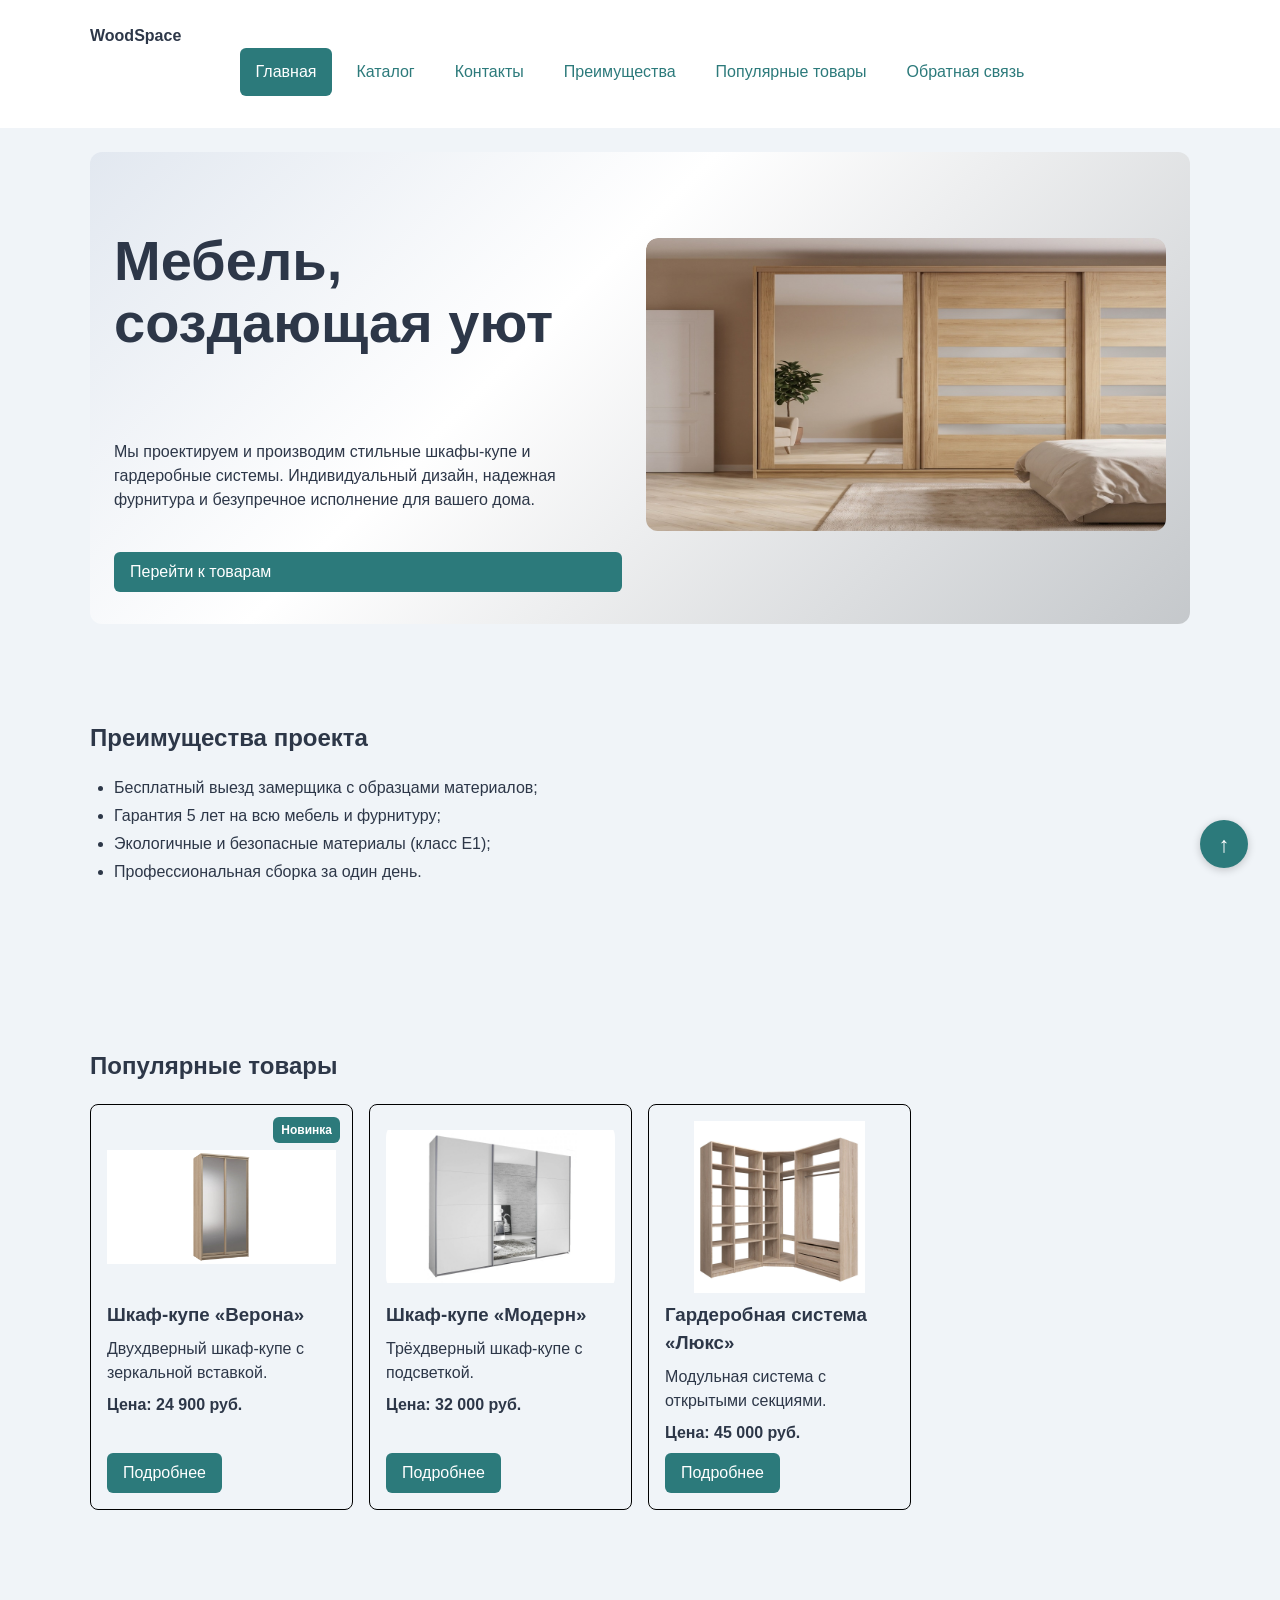
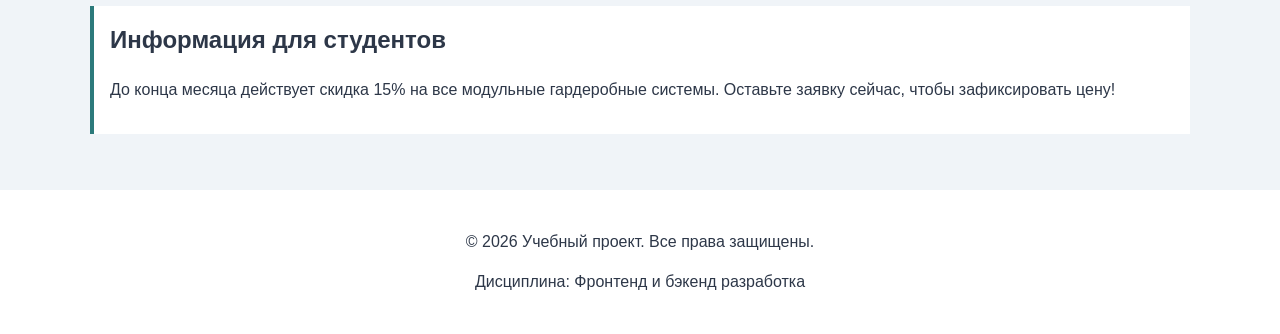
<file: index.html>
<!DOCTYPE html>
<html lang="ru">
<head>
  <meta charset="UTF-8">
  <meta name="viewport" content="width=device-width, initial-scale=1.0">
  <title>WoodSpace</title>
  <link rel="stylesheet" href="css/style.css">
  <link rel="stylesheet" href="css/responsive.css">
  <script src="js/modal.js" defer></script>
  <meta property="og:type" content="website">
  <meta property="og:title" content="WoodSpace">
  <meta property="og:description" content="WoodSpace - магазин фурнитуры.">
  <meta property="og:image" content="https://kyarlykov.github.io/kr1-html-css-shop/images/preview.jpg">
  <script src="js/data.js" defer></script>
  <script src="js/validation.js" defer></script>
  <script src="js/main.js" defer></script>

</head>
<body>
  <a class="skip-link" href="#main">Перейти к основному содержимому</a>
  <header class="site-header">
    <div class="site-header__inner">
      <a class="site-header__logo" href="index.html">WoodSpace</a>

      <nav class="site-nav" aria-label="Основная навигация">
        <ul class="site-nav__list">
          <li class="site-nav__item">
            <a class="site-nav__link site-nav__link--active" href="index.html" aria-current="page">Главная</a>
          </li>
          <li class="site-nav__item">
            <a class="site-nav__link" href="catalog.html">Каталог</a>
          </li>
          <li class="site-nav__item">
            <a class="site-nav__link" href="contacts.html">Контакты</a>
          </li>
          <li class="site-nav__item">
            <a class="site-nav__link" href="index.html#advantages">Преимущества</a>
          </li>
          <li class="site-nav__item">
            <a class="site-nav__link" href="index.html#popular">Популярные товары</a>
          </li>
          <li class="site-nav__item">
            <a class="site-nav__link" href="index.html#contacts">Обратная связь</a>
          </li>
        </ul>
      </nav>
    </div>
  </header>

  <main id="main" class="page-main">
    <section class="hero">
      <div class="hero__content">
        <h1 class="hero__title">Мебель, создающая уют</h1>
        <p>
          Мы проектируем и производим стильные шкафы-купе и гардеробные системы. 
          Индивидуальный дизайн, надежная фурнитура и безупречное исполнение для вашего дома.
        </p>
        <a class="button button--primary" href="#popular">Перейти к товарам</a>
      </div>

      <div class="hero__carousel">
        <picture class="hero__slide">
          <source media="(min-width: 1024px)" srcset="images/hero-desktop.jpg">
          <source media="(min-width: 768px)" srcset="images/hero-tablet.jpg">
          <img src="images/hero-mobile.jpg" alt="Шкаф-купе из светлого дерева">
        </picture>

        <picture class="hero__slide">
          <source media="(min-width: 1024px)" srcset="images/hero-desktop2.jpg">
          <source media="(min-width: 768px)" srcset="images/hero-tablet2.jpg">
          <img src="images/hero-mobile2.jpg" alt="Шкаф-купе с матовыми вставками">
        </picture>
      </div>
    </section>

    <section class="section" id="advantages">
      <h2 class="section__title">Преимущества проекта</h2>

      <ul class="advantages">
        <li class="advantages__item">Бесплатный выезд замерщика с образцами материалов;</li>
        <li class="advantages__item">Гарантия 5 лет на всю мебель и фурнитуру;</li>
        <li class="advantages__item">Экологичные и безопасные материалы (класс E1);</li>
        <li class="advantages__item">Профессиональная сборка за один день.</li>
      </ul>
    </section>

    <section class="section" id="popular">
      <h2 class="section__title">Популярные товары</h2>
      <div class="products-grid">
        <article class="product-card product-card--featured">
          <span class="product-card__badge">Новинка</span>
          <img class="product-card__image" src="images/wardrobe-verona.jpg" alt="Шкаф-купе «Верона»" loading="lazy">
          <h3 class="product-card__title">Шкаф-купе «Верона»</h3>
          <p class="product-card__description">Двухдверный шкаф-купе с зеркальной вставкой.</p>
          <p class="product-card__price">Цена: 24 900 руб.</p>
          <a class="button button--primary product-card__button" href="product.html?id=1">Подробнее</a>
        </article>

        <article class="product-card">
          <img class="product-card__image" src="images/wardrobe-modern.jpg" alt="Шкаф-купе «Модерн»" loading="lazy">
          <h3 class="product-card__title">Шкаф-купе «Модерн»</h3>
          <p class="product-card__description">Трёхдверный шкаф-купе с подсветкой.</p>
          <p class="product-card__price">Цена: 32 000 руб.</p>
          <a class="button button--primary product-card__button" href="product.html?id=3">Подробнее</a>
        </article>

        <article class="product-card">
          <img class="product-card__image" src="images/wardrobe-lux.jpg" alt="Гардеробная система «Люкс»" loading="lazy">
          <h3 class="product-card__title">Гардеробная система «Люкс»</h3>
          <p class="product-card__description">Модульная система с открытыми секциями.</p>
          <p class="product-card__price">Цена: 45 000 руб.</p>
          <a class="button button--primary product-card__button" href="product.html?id=5">Подробнее</a>
        </article>
      </div>
    </section>

    <aside class="info-note">
      <h2 class="info-note__title">Информация для студентов</h2>
      <p>
        До конца месяца действует скидка 15% на все модульные гардеробные системы. 
        Оставьте заявку сейчас, чтобы зафиксировать цену!
      </p>
    </aside>
  </main>

  <footer class="site-footer" id="contacts">
    <p>&copy; 2026 Учебный проект. Все права защищены.</p>
    <p>Дисциплина: Фронтенд и бэкенд разработка</p>
  </footer>

  <dialog class="order-dialog" id="order-dialog" aria-labelledby="order-dialog-title">
    <h2 class="order-dialog__title" id="order-dialog-title">Оформление заявки</h2>

    <form class="order-form" id="order-form" action="#" method="post" novalidate>
      <input id="selected-product" name="selected-product" type="hidden">

      <div class="order-form__field">
        <label class="order-form__label" for="order-name">Имя</label>
        <input
          class="order-form__input"
          id="order-name"
          name="name"
          type="text"
          placeholder="Введите ваше имя"
          minlength="2"
          autocomplete="given-name"
          required
        >
      </div>

      <div class="order-form__field">
        <label class="order-form__label" for="order-email">E-mail</label>
        <input
          class="order-form__input"
          id="order-email"
          name="email"
          type="email"
          placeholder="example@mail.ru"
          autocomplete="email"
          required
        >
      </div>

      <div class="order-form__field">
        <label class="order-form__label" for="order-phone">Телефон</label>
        <input
          class="order-form__input"
          id="order-phone"
          name="phone"
          type="tel"
          inputmode="tel"
          placeholder="+7 (900) 000-00-00"
          pattern="^\+7 \(\d{3}\) \d{3}-\d{2}-\d{2}$"
          required
          aria-describedby="phone-hint" 
        >
        <small class="order-form__hint" id="phone-hint">Формат: +7 (900) 000-00-00</small>
      </div>

      <div class="order-form__field">
        <label class="order-form__label" for="order-date">Дата связи</label>
        <input
          class="order-form__input"
          id="order-date"
          name="date"
          type="date"
        >
      </div>

      <div class="order-form__field">
        <label class="order-form__label" for="order-topic">Тема заявки</label>
        <select class="order-form__select" id="order-topic" name="topic" required>
          <option value="">Выберите тему</option>
          <option value="product">Заказ товара</option>
          <option value="consultation">Консультация</option>
          <option value="delivery">Доставка</option>
        </select>
      </div>

      <div class="order-form__field">
        <label class="order-form__label" for="order-comment">Комментарий</label>
        <textarea
          class="order-form__textarea"
          id="order-comment"
          name="comment"
          rows="4"
          placeholder="Укажите дополнительную информацию"
        ></textarea>
      </div>

      <div class="order-form__field order-form__field--checkbox">
        <label class="order-form__label">
          <input
            class="order-form__checkbox"
            id="order-agreement"
            name="agreement"
            type="checkbox"
            required
          >
          Я согласен на обработку данных
        </label>
      </div>

      <div class="order-form__actions">
        <button class="button button--secondary" type="button" id="close-order-dialog">
          Закрыть
        </button>
        <button class="button button--primary" type="submit">
          Отправить заявку
        </button>
      </div>
    </form>
  </dialog>

  <p class="success-message" id="success-message" hidden>
    Форма успешно отправлена!
  </p>
  <a class="to-top" href="#" aria-label="Наверх">↑</a>
</body>
</html>
</file>
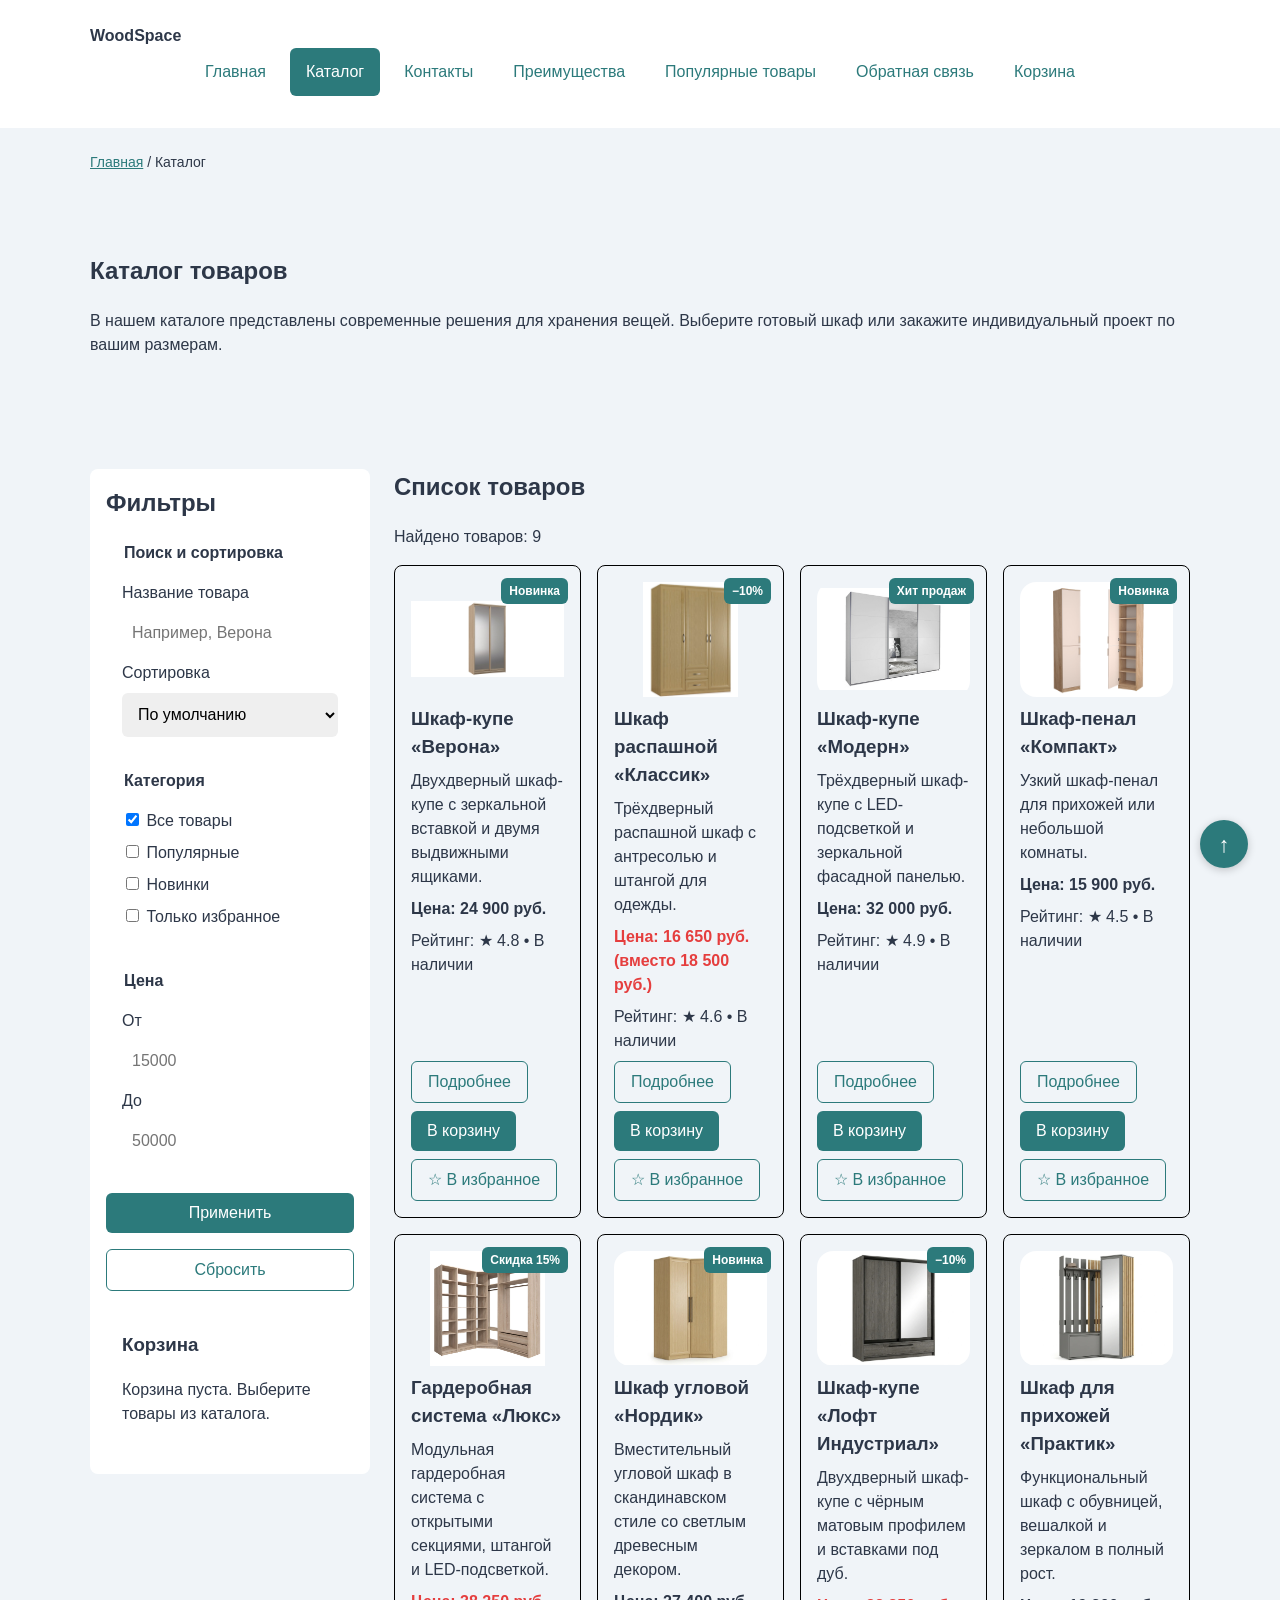
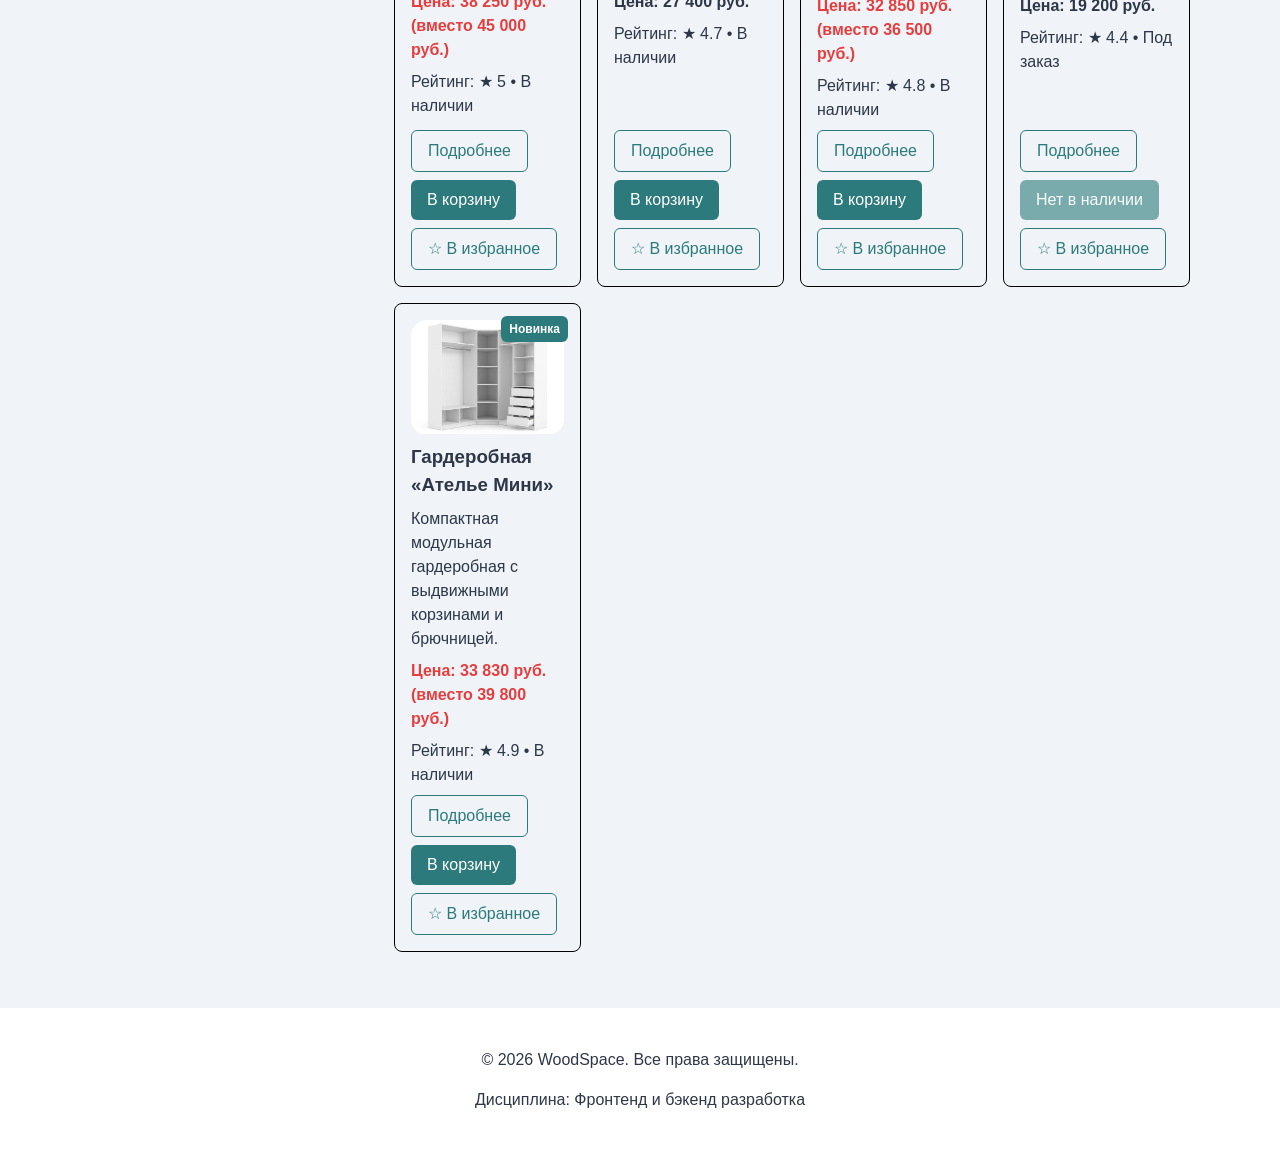
<file: catalog.html>
<!DOCTYPE html>
<html lang="ru">
<head>
  <meta charset="UTF-8">
  <meta name="viewport" content="width=device-width, initial-scale=1.0">
  <meta name="description" content="Каталог товаров магазина мебели WoodSpace.">
  <title>Каталог товаров — WoodSpace</title>
  <link rel="stylesheet" href="css/style.css">
  <link rel="stylesheet" href="css/responsive.css">
  <script src="js/data.js" defer></script>
  <script src="js/catalog.js" defer></script>
  <script src="js/main.js" defer></script>
  <meta property="og:type" content="website">
  <meta property="og:title" content="Каталог товаров — WoodSpace">
  <meta property="og:description" content="Современные шкафы-купе и гардеробные системы.">
  <meta property="og:image" content="https://kyarlykov.github.io/kr1-html-css-shop/images/preview.jpg">
</head>
<body>
  <a class="skip-link" href="#main">Перейти к основному содержимому</a>
  <header class="site-header">
    <div class="site-header__inner">
      <a class="site-header__logo" href="index.html">WoodSpace</a>

      <nav class="site-nav" aria-label="Основная навигация">
        <ul class="site-nav__list">
          <li class="site-nav__item">
            <a class="site-nav__link" href="index.html">Главная</a>
          </li>
          <li class="site-nav__item">
            <a class="site-nav__link site-nav__link--active" href="catalog.html" aria-current="page">Каталог</a>
          </li>
          <li class="site-nav__item">
            <a class="site-nav__link" href="contacts.html">Контакты</a>
          </li>
          <li class="site-nav__item">
            <a class="site-nav__link" href="index.html#advantages">Преимущества</a>
          </li>
          <li class="site-nav__item">
            <a class="site-nav__link" href="index.html#popular">Популярные товары</a>
          </li>
          <li class="site-nav__item">
            <a class="site-nav__link" href="index.html#contacts">Обратная связь</a>
          </li>
        </ul>
      </nav>
    </div>
  </header>

  <main id="main" class="page-main">
    <nav class="breadcrumbs" aria-label="Хлебные крошки">
      <a class="breadcrumbs__link" href="index.html">Главная</a>
      <span class="breadcrumbs__current">Каталог</span>
    </nav>

    <section class="section">
      <h1 class="section__title">Каталог товаров</h1>
      <p>
        В нашем каталоге представлены современные решения для хранения вещей.
        Выберите готовый шкаф или закажите индивидуальный проект по вашим размерам.
      </p>
    </section>

    <section class="catalog-layout">
      <aside class="catalog-filters">
        <h2 class="catalog-filters__title">Фильтры</h2>

        <form class="catalog-filters__form" id="catalog-filters-form" action="#" method="get">
          <fieldset class="catalog-filters__group">
            <legend class="catalog-filters__legend">Поиск и сортировка</legend>

            <label class="catalog-filters__label" for="catalog-search">Название товара</label>
            <input
              class="catalog-filters__input"
              id="catalog-search"
              name="search"
              type="search"
              placeholder="Например, Верона"
            >

            <label class="catalog-filters__label" for="sort-select" style="margin-top: 8px;">Сортировка</label>
            <select class="order-form__select" id="sort-select" name="sort">
              <option value="default">По умолчанию</option>
              <option value="price-asc">Сначала дешевле</option>
              <option value="price-desc">Сначала дороже</option>
              <option value="title-asc">По названию (А–Я)</option>
            </select>
          </fieldset>

          <fieldset class="catalog-filters__group">
            <legend class="catalog-filters__legend">Категория</legend>

            <label class="catalog-filters__label">
              <input class="catalog-filters__checkbox" type="checkbox" name="category" value="all" checked>
              Все товары
            </label>

            <label class="catalog-filters__label">
              <input class="catalog-filters__checkbox" type="checkbox" name="category" value="popular">
              Популярные
            </label>

            <label class="catalog-filters__label">
              <input class="catalog-filters__checkbox" type="checkbox" name="category" value="new">
              Новинки
            </label>

            <label class="catalog-filters__label">
              <input class="catalog-filters__checkbox" id="only-favorites" type="checkbox" name="favorites">
              Только избранное
            </label>
          </fieldset>

          <fieldset class="catalog-filters__group">
            <legend class="catalog-filters__legend">Цена</legend>

            <label class="catalog-filters__label" for="price-from">От</label>
            <input class="catalog-filters__input" id="price-from" name="price-from" type="number" min="0" placeholder="15000">

            <label class="catalog-filters__label" for="price-to" style="margin-top: 8px;">До</label>
            <input class="catalog-filters__input" id="price-to" name="price-to" type="number" min="0" placeholder="50000">
          </fieldset>

          <button class="button button--primary" type="submit">Применить</button>
          <button class="button button--secondary" type="button" id="reset-filters">Сбросить</button>
        </form>

        <div class="catalog-filters__group" id="sidebar-cart" style="margin-top: 24px;">
          <h3 class="catalog-filters__legend" style="margin-top: 0;">Корзина</h3>
          <p data-sidebar-cart-empty>Корзина пуста. Выберите товары из каталога.</p>
          <div data-sidebar-cart-list></div>

          <div data-sidebar-cart-summary hidden style="margin-top: 12px;">
            <form id="promo-form" style="display: grid; gap: 8px; margin-bottom: 12px;">
              <label class="catalog-filters__label" for="promo-input" style="margin-bottom: 0;">Промокод (WOOD15)</label>
              <input class="catalog-filters__input" id="promo-input" type="text" placeholder="WOOD15">
              <button class="button button--secondary" type="submit">Применить промокод</button>
            </form>
            <p id="promo-message" aria-live="polite" style="font-size: 14px;"></p>

            <p style="margin: 4px 0;">Товаров: <strong data-sidebar-cart-count>0</strong></p>
            <p style="margin: 4px 0;">Скидка: <strong data-sidebar-cart-discount>0 руб.</strong></p>
            <p style="margin: 8px 0;">Итого: <strong data-sidebar-cart-total>0 руб.</strong></p>

            <a class="button button--primary" href="order.html" style="width: 100%; text-align: center;">Оформить заказ</a>
          </div>
        </div>
      </aside>

      <section class="catalog-layout__products">
        <h2 class="section__title">Список товаров</h2>
        <p class="catalog-count" aria-live="polite"></p>
        <p class="success-message catalog-notice" id="catalog-notice" hidden aria-live="polite"></p>

        <div class="products-grid" data-products-container></div>

        <div class="info-note catalog-empty" hidden>
          <h3 class="info-note__title">Товары не найдены</h3>
          <p>По выбранным фильтрам ничего не найдено. Попробуйте изменить диапазон цен или сбросить фильтры.</p>
        </div>
      </section>
    </section>
  </main>

  <footer class="site-footer">
    <p>&copy; 2026 WoodSpace. Все права защищены.</p>
    <p>Дисциплина: Фронтенд и бэкенд разработка</p>
  </footer>
  <a class="to-top" href="#" aria-label="Наверх">↑</a>
</body>
</html>
</file>
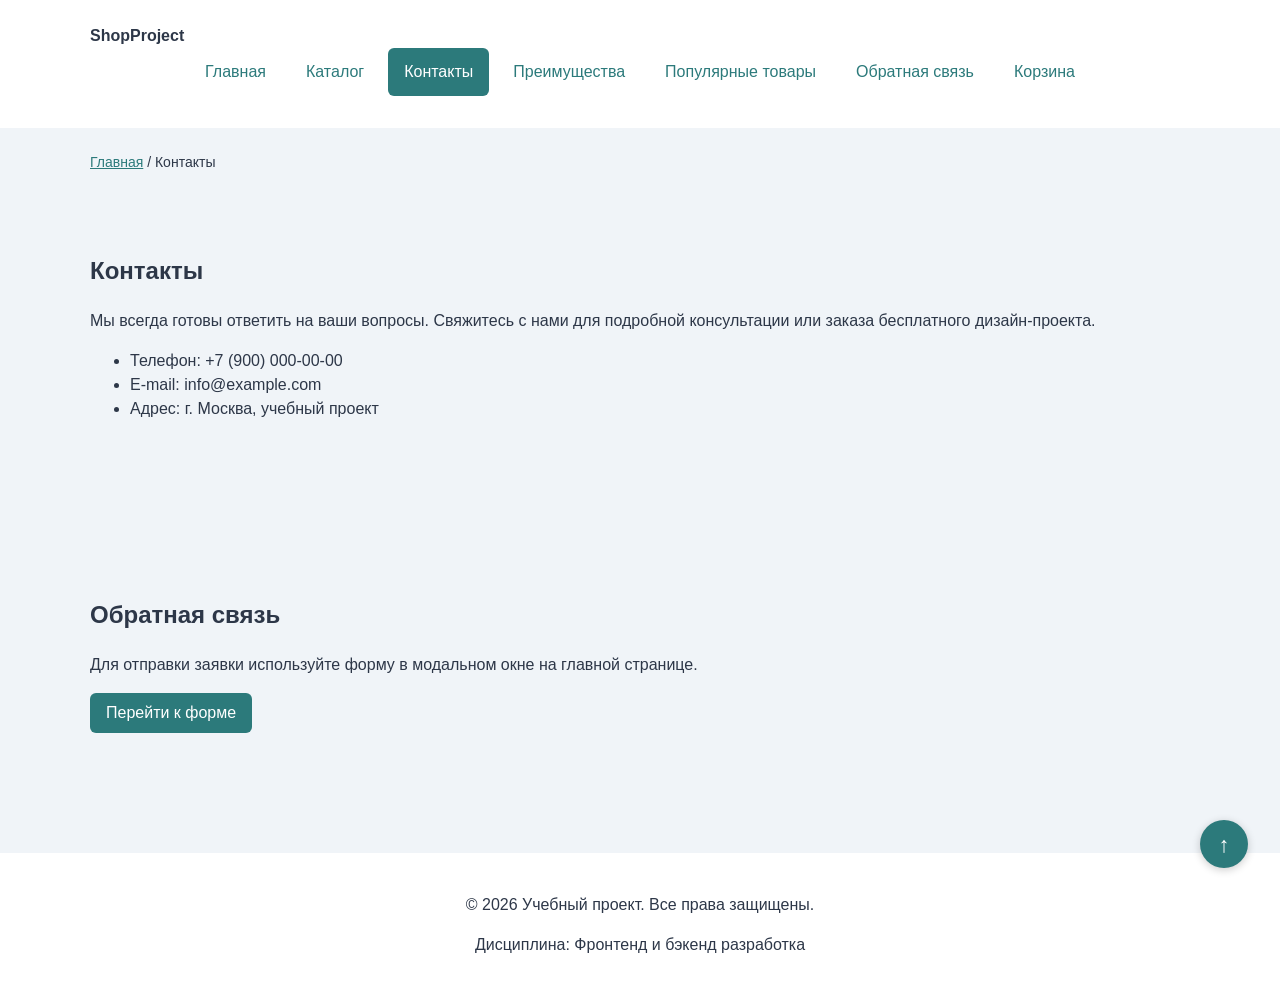
<file: contacts.html>
<!DOCTYPE html>
<html lang="ru">
<head>
  <meta charset="UTF-8">
  <meta name="viewport" content="width=device-width, initial-scale=1.0">
  <meta name="description" content="Контактная информация учебного интернет-магазина.">
  <title>WoodSpace</title>
  <link rel="stylesheet" href="css/style.css">
  <link rel="stylesheet" href="css/responsive.css">
  <meta property="og:type" content="website">
  <meta property="og:title" content="WoodSpace">
  <meta property="og:description" content="WoodSpace - магазин фурнитуры.">
  <meta property="og:image" content="https://kyarlykov.github.io/kr1-html-css-shop/images/preview.jpg">
  <script src="js/data.js" defer></script>
  <script src="js/main.js" defer></script>
</head>
<body>
  <a class="skip-link" href="#main">Перейти к основному содержимому</a>
  <header class="site-header">
    <div class="site-header__inner">
      <a class="site-header__logo" href="index.html">ShopProject</a>

      <nav class="site-nav" aria-label="Основная навигация">
        <ul class="site-nav__list">
          <li class="site-nav__item">
            <a class="site-nav__link" href="index.html">Главная</a>
          </li>
          <li class="site-nav__item">
            <a class="site-nav__link" href="catalog.html">Каталог</a>
          </li>
          <li class="site-nav__item">
            <a class="site-nav__link site-nav__link--active" href="contacts.html" aria-current="page">Контакты</a>
          </li>
          <li class="site-nav__item">
            <a class="site-nav__link" href="index.html#advantages">Преимущества</a>
          </li>
          <li class="site-nav__item">
            <a class="site-nav__link" href="index.html#popular">Популярные товары</a>
          </li>
          <li class="site-nav__item">
            <a class="site-nav__link" href="index.html#contacts">Обратная связь</a>
          </li>
        </ul>
      </nav>
    </div>
  </header>

  <main id="main" class="page-main">
    <nav class="breadcrumbs" aria-label="Хлебные крошки">
      <a class="breadcrumbs__link" href="index.html">Главная</a>
      <span class="breadcrumbs__current">Контакты</span>
    </nav>

    <section class="section">
      <h1 class="section__title">Контакты</h1>
      <p>
        Мы всегда готовы ответить на ваши вопросы. Свяжитесь с нами для подробной консультации или заказа бесплатного дизайн-проекта.
      </p>

      <ul>
        <li>Телефон: +7 (900) 000-00-00</li>
        <li>E-mail: info@example.com</li>
        <li>Адрес: г. Москва, учебный проект</li>
      </ul>
    </section>

    <section class="section" id="feedback">
      <h2 class="section__title">Обратная связь</h2>
      <p>
        Для отправки заявки используйте форму в модальном окне на главной странице.
      </p>
      <a class="button button--primary" href="index.html#contacts">Перейти к форме</a>
    </section>
  </main>

  <footer class="site-footer">
    <p>&copy; 2026 Учебный проект. Все права защищены.</p>
    <p>Дисциплина: Фронтенд и бэкенд разработка</p>
  </footer>
  <a class="to-top" href="#" aria-label="Наверх">↑</a>
</body>
</html>
</file>
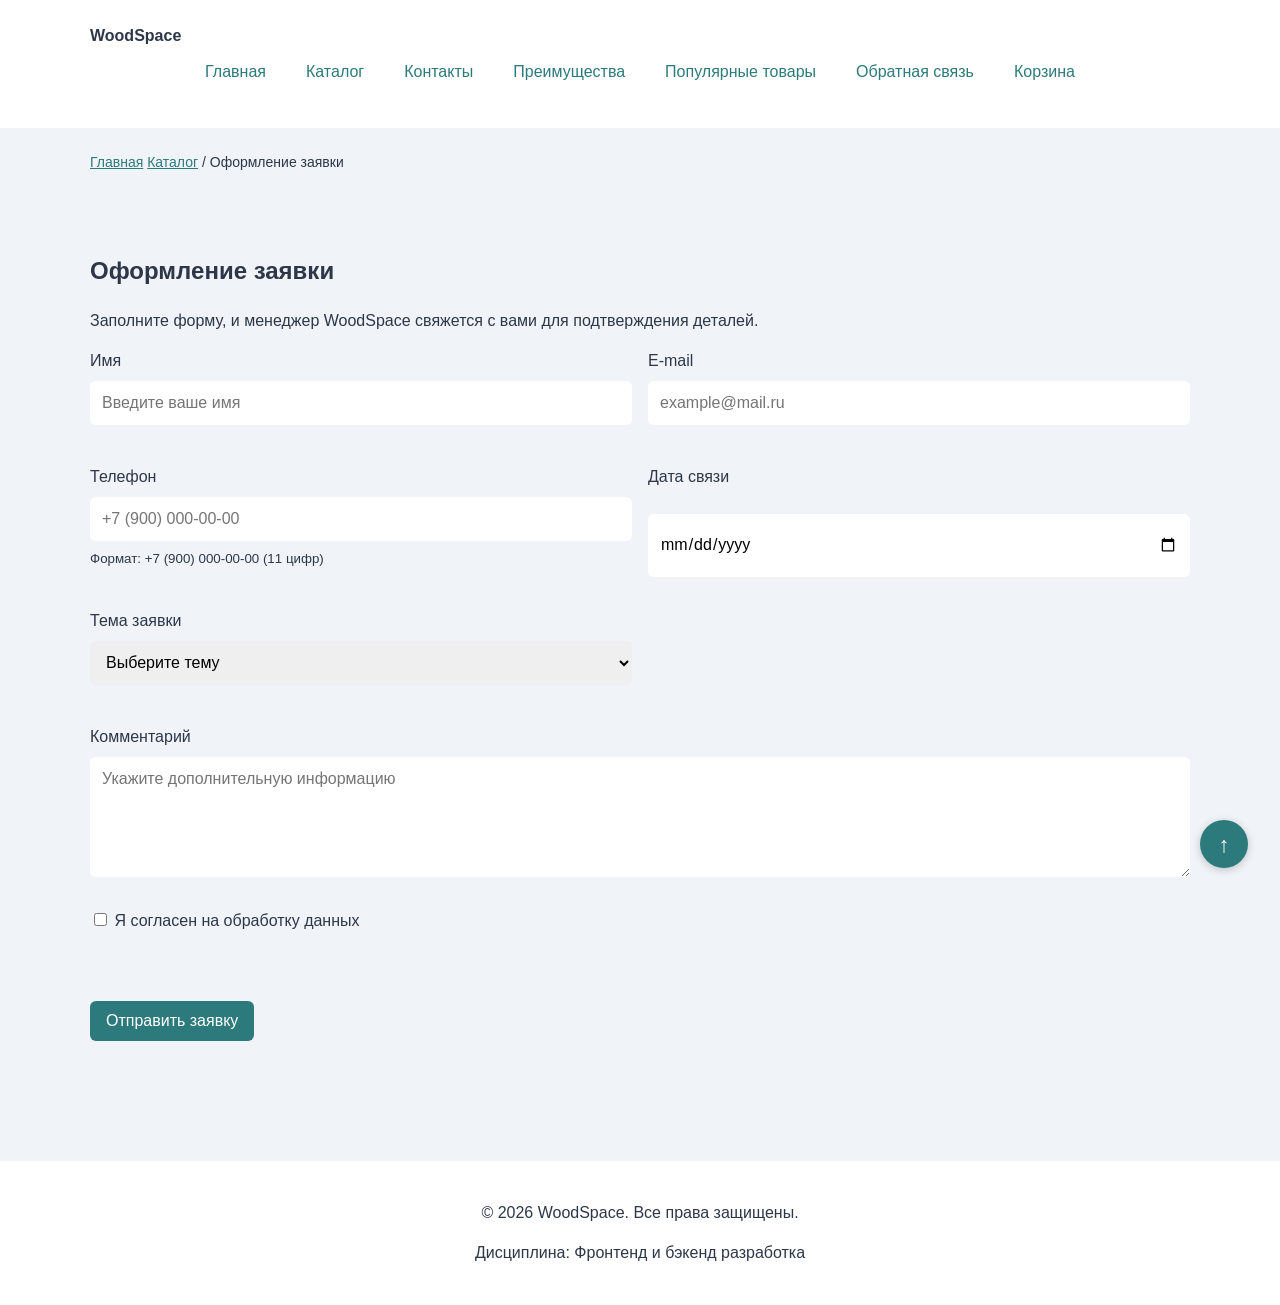
<file: order.html>
<!DOCTYPE html>
<html lang="ru">
<head>
    <meta charset="UTF-8">
    <title>Оформление заявки — WoodSpace</title>
    <meta name="viewport" content="width=device-width, initial-scale=1.0">
    <meta name="description" content="Страница оформления заявки магазина мебели WoodSpace.">
    <link rel="stylesheet" href="css/style.css">
    <link rel="stylesheet" href="css/responsive.css">
    <script src="js/data.js" defer></script>
    <script src="js/validation.js" defer></script>
    <script src="js/main.js" defer></script>
</head>
<body>
    <a class="skip-link" href="#main">Перейти к основному содержимому</a>
    <header class="site-header">
        <div class="site-header__inner">
            <a class="site-header__logo" href="index.html">WoodSpace</a>

            <nav class="site-nav" aria-label="Основная навигация">
                <ul class="site-nav__list">
                    <li class="site-nav__item">
                        <a class="site-nav__link" href="index.html">Главная</a>
                    </li>
                    <li class="site-nav__item">
                        <a class="site-nav__link" href="catalog.html">Каталог</a>
                    </li>
                    <li class="site-nav__item">
                        <a class="site-nav__link" href="contacts.html">Контакты</a>
                    </li>
                    <li class="site-nav__item">
                        <a class="site-nav__link" href="index.html#advantages">Преимущества</a>
                    </li>
                    <li class="site-nav__item">
                        <a class="site-nav__link" href="index.html#popular">Популярные товары</a>
                    </li>
                    <li class="site-nav__item">
                        <a class="site-nav__link" href="index.html#contacts">Обратная связь</a>
                    </li>
                </ul>
            </nav>
        </div>
    </header>
    <main id="main" class="page-main">
        <nav class="breadcrumbs" aria-label="Хлебные крошки">
            <a class="breadcrumbs__link" href="index.html">Главная</a>
            <a class="breadcrumbs__link" href="catalog.html">Каталог</a>
            <span class="breadcrumbs__current">Оформление заявки</span>
        </nav>

        <section class="section">
            <h1 class="section__title">Оформление заявки</h1>
            <div class="info-note" data-order-cart-summary hidden></div>
            <p>Заполните форму, и менеджер WoodSpace свяжется с вами для подтверждения деталей.</p>

            <form class="order-form" id="order-form" action="#" method="post" novalidate>
                <div class="order-form__field">
                    <label class="order-form__label" for="order-name">Имя</label>
                    <input
                        class="order-form__input"
                        id="order-name"
                        name="name"
                        type="text"
                        placeholder="Введите ваше имя"
                        minlength="2"
                        autocomplete="given-name"
                        required
                    >
                    <small class="order-form__hint" id="order-name-error" style="color: var(--color-danger);"></small>
                </div>

                <div class="order-form__field">
                    <label class="order-form__label" for="order-email">E-mail</label>
                    <input
                        class="order-form__input"
                        id="order-email"
                        name="email"
                        type="email"
                        placeholder="example@mail.ru"
                        autocomplete="email"
                        required
                    >
                    <small class="order-form__hint" id="order-email-error" style="color: var(--color-danger);"></small>
                </div>

                <div class="order-form__field">
                    <label class="order-form__label" for="order-phone">Телефон</label>
                    <input
                        class="order-form__input"
                        id="order-phone"
                        name="phone"
                        type="tel"
                        inputmode="tel"
                        placeholder="+7 (900) 000-00-00"
                        required
                        aria-describedby="phone-hint"
                    >
                    <small class="order-form__hint" id="phone-hint">Формат: +7 (900) 000-00-00 (11 цифр)</small>
                    <small class="order-form__hint" id="order-phone-error" style="color: var(--color-danger);"></small>
                </div>

                <div class="order-form__field">
                    <label class="order-form__label" for="order-date">Дата связи</label>
                    <input
                        class="order-form__input"
                        id="order-date"
                        name="date"
                        type="date"
                    >
                </div>

                <div class="order-form__field">
                    <label class="order-form__label" for="order-topic">Тема заявки</label>
                    <select class="order-form__select" id="order-topic" name="topic" required>
                        <option value="">Выберите тему</option>
                        <option value="product">Заказ товара</option>
                        <option value="consultation">Консультация</option>
                        <option value="delivery">Доставка</option>
                    </select>
                    <small class="order-form__hint" id="order-topic-error" style="color: var(--color-danger);"></small>
                </div>

                <div class="order-form__field">
                    <label class="order-form__label" for="order-comment">Комментарий</label>
                    <textarea
                        class="order-form__textarea"
                        id="order-comment"
                        name="comment"
                        rows="4"
                        placeholder="Укажите дополнительную информацию"
                    ></textarea>
                </div>

                <div class="order-form__field order-form__field--checkbox">
                    <label class="order-form__label">
                        <input
                            class="order-form__checkbox"
                            id="order-agreement"
                            name="agreement"
                            type="checkbox"
                            required
                        >
                        Я согласен на обработку данных
                    </label>
                    <small class="order-form__hint" id="order-agreement-error" style="color: var(--color-danger);"></small>
                </div>

                <div class="order-form__actions">
                    <button class="button button--primary" type="submit">
                        Отправить заявку
                    </button>
                </div>
            </form>

            <p class="success-message" id="form-message" hidden aria-live="polite"></p>
        </section>
    </main>
    <footer class="site-footer">
        <p>&copy; 2026 WoodSpace. Все права защищены.</p>
        <p>Дисциплина: Фронтенд и бэкенд разработка</p>
    </footer>
    <a class="to-top" href="#" aria-label="Наверх">↑</a>
</body>
</html>
</file>
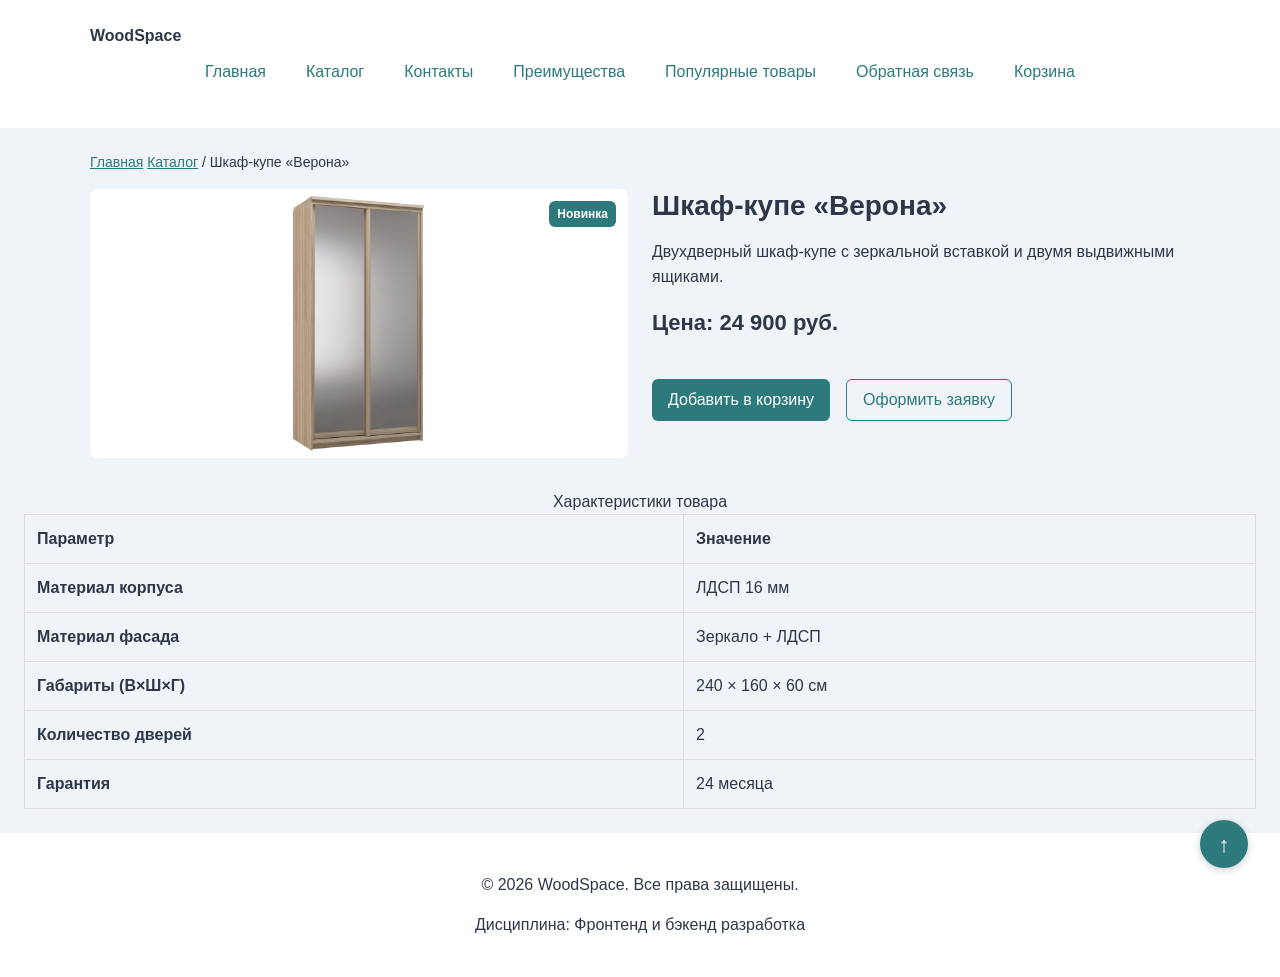
<file: product.html>
<!DOCTYPE html>
<html lang="ru">
<head>
    <meta charset="UTF-8">
    <title>Товар — WoodSpace</title>
    <meta name="viewport" content="width=device-width, initial-scale=1.0">
    <meta name="description" content="Карточка товара с подробным описанием.">
    <link rel="stylesheet" href="css/style.css">
    <link rel="stylesheet" href="css/responsive.css">
    <script src="js/data.js" defer></script>
    <script src="js/products.js" defer></script>
    <script src="js/main.js" defer></script>
    <meta property="og:type" content="website">
    <meta property="og:title" content="WoodSpace — Карточка товара">
    <meta property="og:description" content="Современные шкафы-купе и гардеробные системы.">
    <meta property="og:image" content="https://kyarlykov.github.io/kr1-html-css-shop/images/preview.jpg">
</head>
<body>
    <a class="skip-link" href="#main">Перейти к основному содержимому</a>
    <header class="site-header">
        <div class="site-header__inner">
            <a class="site-header__logo" href="index.html">WoodSpace</a>

            <nav class="site-nav" aria-label="Основная навигация">
                <ul class="site-nav__list">
                    <li class="site-nav__item">
                        <a class="site-nav__link" href="index.html">Главная</a>
                    </li>
                    <li class="site-nav__item">
                        <a class="site-nav__link" href="catalog.html">Каталог</a>
                    </li>
                    <li class="site-nav__item">
                        <a class="site-nav__link" href="contacts.html">Контакты</a>
                    </li>
                    <li class="site-nav__item">
                        <a class="site-nav__link" href="index.html#advantages">Преимущества</a>
                    </li>
                    <li class="site-nav__item">
                        <a class="site-nav__link" href="index.html#popular">Популярные товары</a>
                    </li>
                    <li class="site-nav__item">
                        <a class="site-nav__link" href="index.html#contacts">Обратная связь</a>
                    </li>
                </ul>
            </nav>
        </div>
    </header>

    <main id="main" class="page-main">
        <nav class="breadcrumbs" aria-label="Хлебные крошки">
            <a class="breadcrumbs__link" href="index.html">Главная</a>
            <a class="breadcrumbs__link" href="catalog.html">Каталог</a>
            <span class="breadcrumbs__current">Товар</span>
        </nav>
        <section class="product">
            <div class="product__media">
                <img
                    class="product__image"
                    src="images/wardrobe-verona.jpg"
                    alt="Шкаф-купе «Верона»"
                    width="640"
                    height="480"
                    loading="lazy"
                >
                <span class="product__badge">Новинка</span>
            </div>

            <div class="product__info">
                <h1 class="product__title">Шкаф-купе «Верона»</h1>
                <p class="product__description">Двухдверный шкаф-купе с зеркальной вставкой и двумя выдвижными ящиками.</p>
                <p class="product__price">Цена: 24 900 руб.</p>
                <div class="order-form__actions">
                    <button class="button button--primary" type="button" id="product-add-cart">Добавить в корзину</button>
                    <a class="button button--secondary product__button" href="order.html">Оформить заявку</a>
                </div>
                <p class="success-message" id="product-notice" hidden aria-live="polite"></p>
            </div>
        </section>
        <div class="table-wrapper">
            <table class="product-table">
                <caption>Характеристики товара</caption>
                <thead>
                <tr>
                    <th scope="col">Параметр</th>
                    <th scope="col">Значение</th>
                </tr>
                </thead>
                <tbody class="product__specs-body"></tbody>
            </table>
        </div>
    </main>
    <footer class="site-footer">
        <p>&copy; 2026 WoodSpace. Все права защищены.</p>
        <p>Дисциплина: Фронтенд и бэкенд разработка</p>
    </footer>
    <a class="to-top" href="#" aria-label="Наверх">↑</a>
</body>
</html>
</file>
<file: css/style.css>
/* ===============================
   1. Переменные проекта
   =============================== */

:root {
  --color-bg: #f0f4f8; /* Очень светлый серо-голубой фон */
  --color-surface: #ffffff; /* Чистый белый для карточек */
  --color-surface-accent: #e2e8f0; /* Светло-серый для выделений */
  --color-primary: #2c7a7b; /* Глубокий бирюзовый / морская волна */
  --color-primary-dark: #235e5f; /* Темно-бирюзовый при наведении */
  --color-text: #2d3748; /* Темно-серый, мягче черного */
  --color-danger: #e53e3e;
  --color-success: #38a169;
  --color-success-bg: #f0fff4;
  --color-white: #ffffff;

  --space-xs: 4px;
  --space-sm: 8px;
  --space-md: 16px;
  --space-lg: 24px;
  --space-xl: 32px;

  --radius-sm: 6px;
  --radius-md: 8px;
  --radius-lg: 12px;

  --container-width: 1100px;
}

/* ===============================
   2. Базовые стили
   =============================== */

* {
  box-sizing: border-box;
}

body {
  margin: 0;
  font-family: Arial, sans-serif;
  line-height: 1.5;
  color: var(--color-text);
  background-color: var(--color-bg);
  display: flex;
  flex-direction: column;
  min-height: 100vh;
}

html {
  scroll-behavior: smooth;
}

:target {
  outline: 2px dashed var(--color-primary);
  outline-offset: 4px;
}

a {
  color: var(--color-primary);
}

a:hover {
  color: var(--color-primary-dark);
}

a:focus-visible {
  outline: 2px solid var(--color-primary);
  outline-offset: 3px;
}

/* ===============================
   3. Шапка сайта и навигация
   =============================== */

.site-header {
  padding: var(--space-lg);
  background-color: var(--color-surface);
}

.site-header__inner {
  max-width: var(--container-width);
  margin: 0 auto;
}

.site-header__logo {
  display: inline-block;
  font-weight: 700;
  color: var(--color-text);
  text-decoration: none;
}

.site-nav__list {
  display: flex;
  flex-wrap: wrap;
  justify-content: center;
  align-items: center;
  gap: var(--space-md);
  padding: 0;
  margin: var(--space-md) 0 0;
  list-style: none;
}

.site-nav__item {
  margin-bottom: var(--space-sm);
}

.site-nav__link {
  display: inline-block;
  padding: var(--space-sm) var(--space-md);
  color: var(--color-primary);
  text-decoration: none;
  border-radius: var(--radius-sm);
}

.site-nav__link:hover {
  color: var(--color-white);
  background-color: var(--color-primary);
}

.site-nav__link:focus-visible {
  outline: 2px solid var(--color-primary);
  outline-offset: 3px;
}

.site-nav__link--active {
  color: var(--color-white);
  background-color: var(--color-primary);
}

/* ===============================
   4. Основные блоки страницы
   =============================== */

.page-main {
  padding: var(--space-lg);
  flex: 1;
}

.hero {
  max-width: var(--container-width);
  margin: 0 auto var(--space-xl);
  padding: var(--space-xl) var(--space-lg);
  background: linear-gradient(135deg, var(--color-surface-accent) 0%, var(--color-surface) 40%, rgba(0, 0, 0, 0.18) 100%);
  border-radius: var(--radius-lg);
}

.hero__carousel {
  display: flex;
  gap: 16px;
  overflow-x: auto;
  scroll-snap-type: x mandatory;
  border-radius: var(--radius-lg);
  scrollbar-width: none; /* Скрывает полосу прокрутки в Firefox */
}

.hero__carousel::-webkit-scrollbar {
  display: none; /* Скрывает полосу прокрутки в Chrome и Safari */
}

.hero__slide {
  flex: 0 0 100%;
  aspect-ratio: 16 / 9;
  object-fit: cover;
  scroll-snap-align: center;
  border-radius: var(--radius-lg);
}

.hero__slide img {
  width: 100%;
  height: 100%;
  object-fit: cover;
  border-radius: inherit;
}

.section {
  max-width: var(--container-width);
  margin: 0 auto var(--space-xl);
}

.section__title {
  margin-top: 0;
}

.advantages {
  margin: 0;
  padding-left: var(--space-lg);
}

.advantages__item {
  margin-bottom: var(--space-xs);
}

.info-note {
  max-width: var(--container-width);
  margin: 0 auto var(--space-xl);
  padding: var(--space-md);
  border-left: 4px solid var(--color-primary);
  background-color: var(--color-surface);
}

.info-note__title {
  margin-top: 0;
}

/* ===============================
   5. Хлебные крошки
   =============================== */

.breadcrumbs {
  max-width: var(--container-width);
  margin: 0 auto var(--space-md);
  font-size: 14px;
  color: var(--color-muted);
}

.breadcrumbs__link {
  color: var(--color-primary);
}

.breadcrumbs__current::before {
  content: " / ";
  color: var(--color-muted);
}

/* ===============================
   6. Кнопки
   =============================== */

.button {
  display: inline-block;
  padding: var(--space-sm) var(--space-md);
  border: none;
  border-radius: var(--radius-sm);
  font: inherit;
  text-decoration: none;
  cursor: pointer;
}

.button--primary {
  color: var(--color-white);
  background-color: var(--color-primary);
}

.button--primary:hover {
  color: var(--color-white);
  background-color: var(--color-primary-dark);
}

.button--secondary {
  color: var(--color-primary);
  background-color: transparent;
  border: 1px solid var(--color-primary);
}

.button--secondary:hover {
  color: var(--color-white);
  background-color: var(--color-primary);
}

.button:focus-visible {
  outline: 2px solid var(--color-primary);
  outline-offset: 3px;
}

.button:disabled,
.button--disabled {
  opacity: 0.6;
  cursor: not-allowed;
}

/* ===============================
   7. Карточка товара и сетка
   =============================== */

.products-grid {
  display: grid;
  grid-template-columns: repeat(3, 1fr);
  gap: var(--space-lg);
}

.product-card {
  position: relative;
  display: flex;
  flex-direction: column;
  height: 100%;
  gap: var(--space-sm);
  padding: var(--space-md);
  border: 1px solid var(--color-border);
  border-radius: var(--radius-md);
  background-color: var(--color-bg);
}

.product-card__badge {
  position: absolute;
  top: 12px;
  right: 12px;
  padding: var(--space-xs) var(--space-sm);
  font-size: 12px;
  font-weight: 700;
  color: var(--color-white);
  background-color: var(--color-primary);
  border-radius: var(--radius-sm);
  z-index: 1;
}

.product-card:hover {
  border-color: var(--color-primary);
}

.product-card--featured {
  border-color: var(--color-primary);
}

.product-card--discount {
  border-color: var(--color-danger);
}

.product-card__title {
  margin: 0;
  color: var(--color-text);
}

.product-card__description {
  margin: 0;
  color: var(--color-muted);
}

.product-card__price {
  margin: 0;
  font-weight: 700;
}

.product-card--discount .product-card__price {
  color: var(--color-danger);
}

.product-card__button {
  margin-top: auto;
  align-self: flex-start;
}

/* ===============================
   8. Страница товара (product.html)
   =============================== */

.product {
  display: grid;
  grid-template-columns: 1fr 1fr;
  gap: var(--space-lg);
  align-items: start;
  max-width: var(--container-width);
  margin: 0 auto var(--space-xl);
}

.product__media {
  position: relative;
  overflow: hidden;
  border-radius: var(--radius-md);
  background-color: var(--color-surface);
}

.product__image {
  width: 100%;
  height: auto;
  display: block;
  border-radius: var(--radius-md);
}

.product__badge {
  position: absolute;
  top: 12px;
  right: 12px;
  padding: var(--space-xs) var(--space-sm);
  background-color: var(--color-primary);
  color: var(--color-white);
  font-weight: 700;
  font-size: 12px;
  border-radius: var(--radius-sm);
  z-index: 1;
}

.product__info {
  display: flex;
  flex-direction: column;
  gap: var(--space-md);
}

.product__title {
  margin: 0;
  font-size: 28px;
  color: var(--color-text);
  line-height: 1.2;
}

.product__description {
  margin: 0;
  color: var(--color-muted);
  line-height: 1.6;
}

.product__price {
  margin: 0;
  font-size: 22px;
  font-weight: 700;
  color: var(--color-text);
}

.product__button {
  margin-top: auto;
  align-self: flex-start;
}

.product__specs {
  width: 100%;
  max-width: var(--container-width);
  margin: var(--space-xl) auto;
  border-collapse: collapse;
}

.product__specs caption {
  font-size: 18px;
  font-weight: 700;
  text-align: left;
  margin-bottom: var(--space-sm);
  color: var(--color-text);
}

.product__specs th,
.product__specs td {
  padding: var(--space-sm) var(--space-md);
  border: 1px solid var(--color-border);
  text-align: left;
  vertical-align: middle;
}

.product__specs thead th {
  background-color: var(--color-surface);
  font-weight: 700;
  color: var(--color-text);
}

.product__specs tbody tr:hover {
  background-color: var(--color-surface-accent);
}

/* ===============================
   9. Каталог
   =============================== */

.catalog-layout {
  max-width: var(--container-width);
  margin: 0 auto var(--space-xl);
  display: grid;
  grid-template-columns: 260px 1fr;
  grid-template-areas: "filters products";
  gap: var(--space-lg);
}

.catalog-layout__products {
  grid-area: products;
}

.catalog-filters {
  grid-area: filters;
  padding: var(--space-md);
  border: 1px solid var(--color-border);
  border-radius: var(--radius-md);
  background-color: var(--color-surface);
}

.catalog-filters__title {
  margin-top: 0;
}

.catalog-filters__form {
  display: grid;
  gap: var(--space-md);
}

.catalog-filters__group {
  margin: 0;
  padding: var(--space-md);
  border: 1px solid var(--color-border);
  border-radius: var(--radius-sm);
}

.catalog-filters__legend {
  font-weight: 700;
}

.catalog-filters__label {
  display: block;
  margin-bottom: var(--space-sm);
}

.catalog-filters__checkbox {
  width: auto;
}

.catalog-filters__input {
  width: 100%;
  padding: 8px 10px;
  border: 1px solid var(--color-border);
  border-radius: var(--radius-sm);
  font: inherit;
}

/* ===============================
   10. Модальное окно и форма
   =============================== */

.order-dialog {
  width: min(100% - 32px, 560px);
  padding: var(--space-lg);
  border: none;
  border-radius: var(--radius-lg);
}

.order-dialog::backdrop {
  background-color: rgba(0, 0, 0, 0.5);
}

.order-dialog__title {
  margin-top: 0;
}

.order-form__field {
  margin-bottom: var(--space-md);
}

.order-form__label {
  display: block;
  margin-bottom: var(--space-xs);
}

.order-form__input,
.order-form__select,
.order-form__textarea {
  width: 100%;
  padding: 10px 12px;
  border: 1px solid var(--color-border);
  border-radius: var(--radius-sm);
  font: inherit;
}

.order-form__input:hover,
.order-form__select:hover,
.order-form__textarea:hover {
  border-color: var(--color-primary);
}

.order-form__input:focus-visible,
.order-form__select:focus-visible,
.order-form__textarea:focus-visible {
  outline: 2px solid var(--color-primary);
  outline-offset: 3px;
}

.order-form [aria-invalid="true"] {
  border-color: var(--color-danger);
}

.order-form__checkbox {
  width: auto;
}

.order-form__hint {
  display: block;
  margin-top: var(--space-xs);
  color: var(--color-muted);
}

.order-form__actions {
  display: flex;
  gap: var(--space-md);
  margin-top: var(--space-lg);
}

/* ===============================
   11. Сообщение об успехе
   =============================== */

.success-message {
  max-width: var(--container-width);
  margin: var(--space-lg) auto;
  padding: var(--space-md);
  border-left: 4px solid var(--color-success);
  background-color: var(--color-success-bg);
}

/* ===============================
   12. Подвал
   =============================== */

.site-footer {
  padding: var(--space-lg);
  background-color: var(--color-surface);
  text-align: center;
}

.to-top {
  position: fixed;
  right: var(--space-lg);
  bottom: var(--space-lg);
  width: 48px;
  height: 48px;
  display: flex;
  align-items: center;
  justify-content: center;
  font-size: 22px;
  font-weight: bold;
  color: var(--color-white);
  background-color: var(--color-primary);
  border-radius: 50%;
  text-decoration: none;
  box-shadow: 0 2px 8px rgba(0,0,0,0.2);
  z-index: 100;
}

.to-top:hover {
  color: var(--color-white);
  background-color: var(--color-primary-dark);
}

.to-top:focus-visible {
  outline: 2px solid var(--color-white);
  outline-offset: 3px;
}

.product-output {
  padding: 16px;
  overflow-x: auto;
  color: #f9fafb;
  background-color: #111827;
  border-radius: 8px;
}
</file>
<file: css/responsive.css>
/*
  Адаптивные стили для контрольной работы №3.
  Подход: Mobile First.
  Базовые стили рассчитаны на мобильный экран.
  Расширения добавляются через min-width медиазапросы.
*/

*,
*::before, 
*::after {
    box-sizing: border-box;
}

html {
    scroll-behavior: smooth;
}

img, video {
    max-width: 100%;
    height: auto;
}

body {
    overflow-x: hidden;
}

.container, 
.main,
.section {
    width: min(100% - 32px, 1200px);
    margin-inline: auto;
}

.section {
    padding-block: clamp(24px, 5vw, 64px);
}

.site-nav__list {
    display: flex;
    flex-direction: row;
    overflow-x: auto;
    gap: var(--space-sm, 8px);
    padding: 0;
    margin: 0;
    list-style: none;
    -webkit-overflow-scrolling: touch;
}

.site-nav__link {
    display: block;
    padding: 12px 16px;
}

.site-nav__item {
    flex-shrink: 0;
}

@media (min-width: 768px) {
    .site-nav__list{
        flex-direction: row;
        flex-wrap: wrap;
        align-items: center;
    }

    .site-header {
        position: sticky;
        top: 0;
        z-index: 100;
    }
}

.hero {
    display: grid;
    gap: var(--space-lg, 24px);
    align-items: center;
}

.hero__content {
    display: grid;
    gap: var(--space-lg, 16px);
}

.hero__title {
    font-size: clamp(28px, 7vw, 56px);
    line-height: 1.1;
}

.hero__image {
    width: 100%;
    max-width: 520px;
    margin-inline: auto;
}

@media (min-width: 900px) {
    .hero {
        grid-template-columns: minmax(0, 1fr) minmax(320px, 520px);
    }
}

.products-grid {
    display: grid;
    grid-template-columns: 1fr;
    gap: var(--space-md, 16px);
}

.product-card {
    min-width: 0;
    border: 1px solid black;
}

.product-card:hover {
    border: 3px solid #2c7a7b;
}

.product-card__title,
.product-card__description {
    overflow-wrap: break-word;
    word-break: normal;
}

@media (min-width: 640px) {
    .products-grid {
        grid-template-columns: repeat(2, minmax(0, 1fr));
    }
}

@media (min-width: 1024px) {
    .products-grid {
        grid-template-columns: repeat(3, minmax(0, 1fr));
    }
}

@media (min-width:1280px) {
    .products-grid {
        grid-template-columns: repeat(4, minmax(0, 1fr));
    }
}

.catalog-layout {
    display: grid;
    gap: var(--space-lg, 24px);
}

.catalog-filters {
    order: -1;
}

@media (min-width: 1024px) {
    .catalog-layout {
        grid-template-columns: 280px minmax(0, 1fr);
        align-items: start;
    }

    .catalog-filters {
        position: sticky;
        top: 88px;
        order: initial;
    }
}

.product-card__image {
    display: block;
    width: 100%;
    aspect-ratio: 4 / 3;
    object-fit: contain;
    border-radius: var(--space-md, 8px);
}

.order-form {
    display: grid;
    gap: var(--space-md, 16px);
}

.order-form__field {
    display: grid;
    gap: var(--space-xs, 8px);
}

.order-form__input, 
.order-form__textarea, 
.order-form__select {
    width: 100%;
    min-height: 44px;
    padding: 10px 12px;
    font: inherit;
}

.order-form__textarea {
    min-height: 120px;
    resize: vertical;
}

@media (min-width: 768px) {
    .order-form {
        grid-template-columns: repeat(2, minmax(0, 1fr));
    }
    .order-form__field--checkbox,
    .order-form__actions,
    .order-form__field:has(#order-comment) {
        grid-column: 1 / -1;
    }
}

.table-wrapper {
    width: 100%;
    overflow-x: auto;
    -webkit-overflow-scrolling: touch;
}

.product-table {
    width: 100%;
    min-width: 640px;
    border-collapse: collapse;
}

.product-table th, 
.product-table td {
    padding: 12px;
    border: 1px solid var(--color-border, #ddd);
    text-align: left;
}

.to-top {
    position: fixed;
    right: 16px;
    bottom: 16px;
    z-index: 90;
}

@media (min-width: 768px) {
    .to-top {
        right: 32px;
        bottom: 32px;
    }
}

.order-dialog {
  width: min(100% - 32px, 560px);
  max-height: calc(100vh - 32px);
  overflow: auto;
}

.order-dialog::backdrop {
  background: rgb(0 0 0 / 0.5);
}

.skip-link {
    position: absolute;
    left: 16px;
    top: -100px;
    z-index: 1000;
    padding: 8px 12px;
    color: #fff;
    background-color: #111;
    border-radius: 6px;
    text-decoration: none;
}

.skip-link:focus,
.skip-lin:focus-visible {
    top: 16px;
}

:focus-visible {
  outline: 3px solid var(--color-primary, #0057b8);
  outline-offset: 3px;
}

.site-nav__link:focus-visible,
.button:focus-visible,
.order-form__input:focus-visible,
.order-form__textarea:focus-visible,
.order-form__select:focus-visible {
  outline: 3px solid var(--color-primary, #0057b8);
  outline-offset: 3px;
}
</file>
